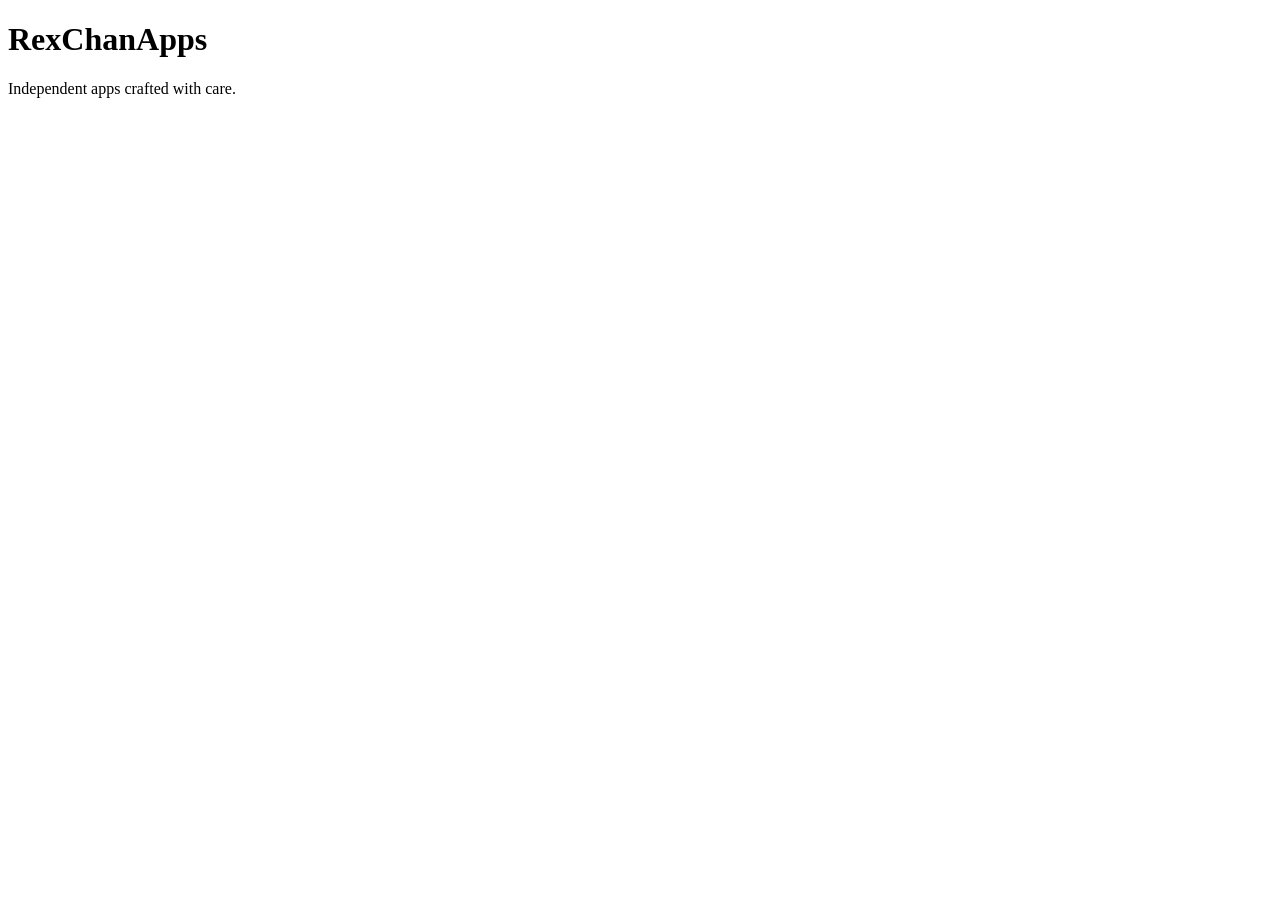
<file: index.html>
<!DOCTYPE html>
<html lang="en">
<head>
    <meta charset="UTF-8">
    <meta name="viewport" content="width=device-width, initial-scale=1.0">
    <title>RexChanApps</title>
</head>
<body>
    <h1>RexChanApps</h1>
    <p>Independent apps crafted with care.</p>
</body>
</html>
</file>
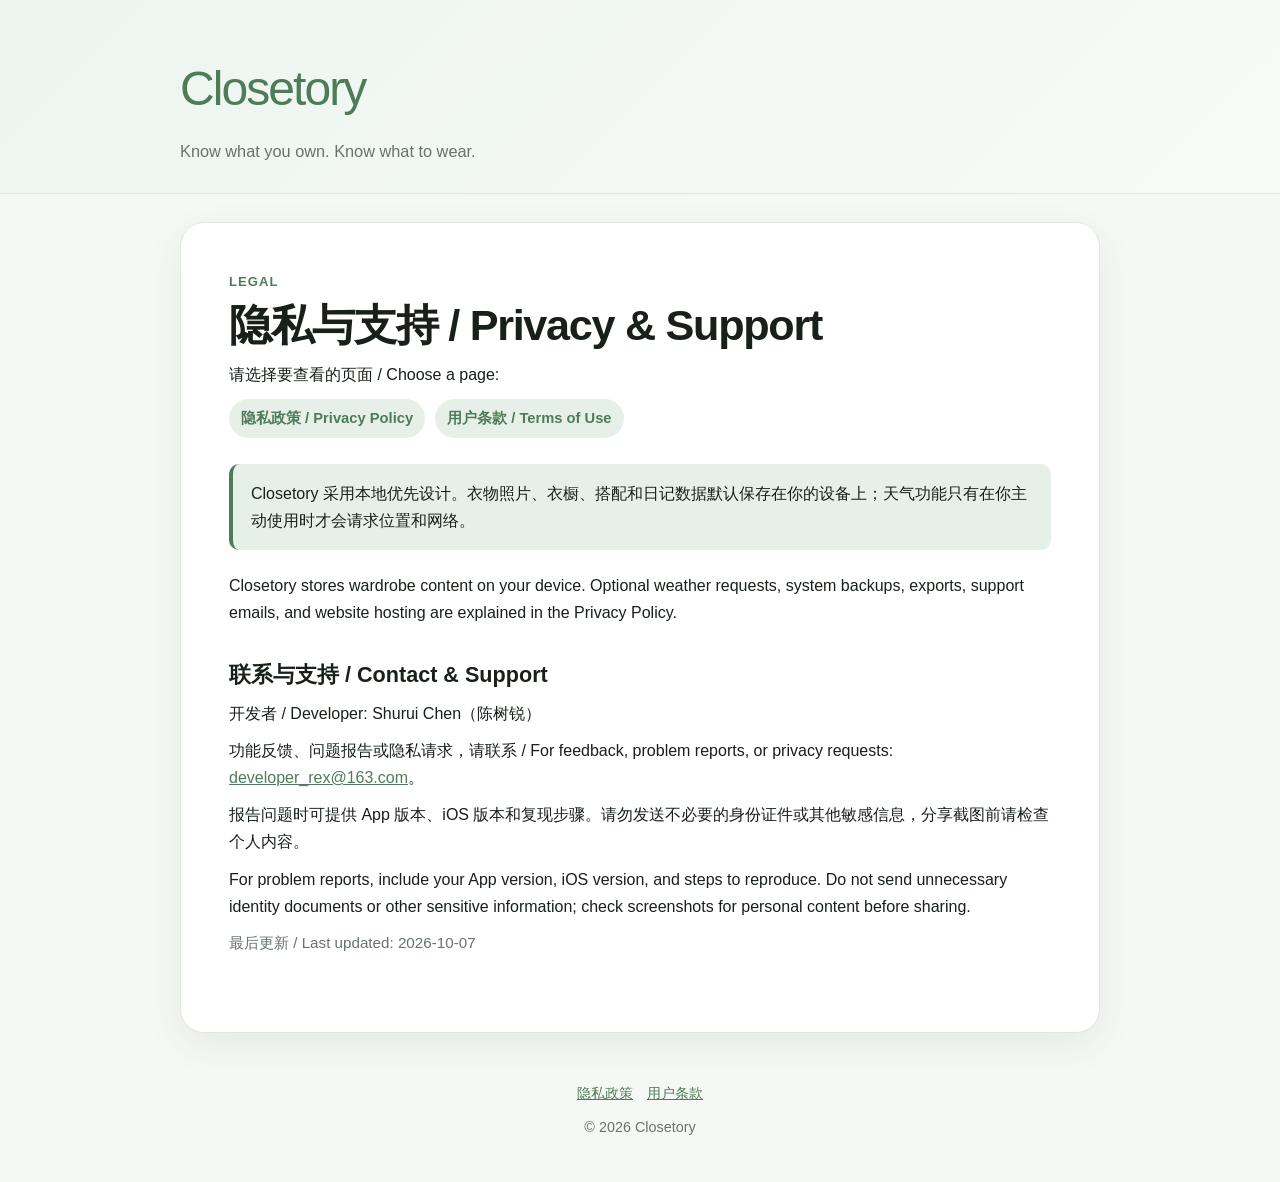
<file: closetory/index.html>
<!doctype html>
<html lang="zh-Hans">
<head>
  <meta charset="utf-8">
  <meta name="viewport" content="width=device-width, initial-scale=1">
  <meta name="description" content="Closetory privacy policy and terms of use.">
  <title>Closetory · 隐私政策与用户条款</title>
  <link rel="stylesheet" href="styles.css">
</head>
<body>
  <header class="site-header">
    <div class="header-inner">
      <p class="brand">Closetory</p>
      <p class="tagline">Know what you own. Know what to wear.</p>
    </div>
  </header>

  <main class="page">
    <article class="card">
      <p class="eyebrow">Legal</p>
      <h1>隐私与支持 / Privacy &amp; Support</h1>
      <p>请选择要查看的页面 / Choose a page:</p>
      <div class="language-nav">
        <a href="privacy-policy.html">隐私政策 / Privacy Policy</a>
        <a href="terms-of-use.html">用户条款 / Terms of Use</a>
      </div>
      <p class="notice">Closetory 采用本地优先设计。衣物照片、衣橱、搭配和日记数据默认保存在你的设备上；天气功能只有在你主动使用时才会请求位置和网络。</p>
      <p lang="en">Closetory stores wardrobe content on your device. Optional weather requests, system backups, exports, support emails, and website hosting are explained in the Privacy Policy.</p>
      <h2>联系与支持 / Contact &amp; Support</h2>
      <p>开发者 / Developer: Shurui Chen（陈树锐）</p>
      <p>功能反馈、问题报告或隐私请求，请联系 / For feedback, problem reports, or privacy requests: <a href="mailto:developer_rex@163.com">developer_rex@163.com</a>。</p>
      <p>报告问题时可提供 App 版本、iOS 版本和复现步骤。请勿发送不必要的身份证件或其他敏感信息，分享截图前请检查个人内容。</p>
      <p lang="en">For problem reports, include your App version, iOS version, and steps to reproduce. Do not send unnecessary identity documents or other sensitive information; check screenshots for personal content before sharing.</p>
      <p class="meta">最后更新 / Last updated: 2026-10-07</p>
    </article>
  </main>

  <footer class="site-footer">
    <div class="footer-links">
      <a href="privacy-policy.html">隐私政策</a>
      <a href="terms-of-use.html">用户条款</a>
    </div>
    <div>© 2026 Closetory</div>
  </footer>
</body>
</html>
</file>
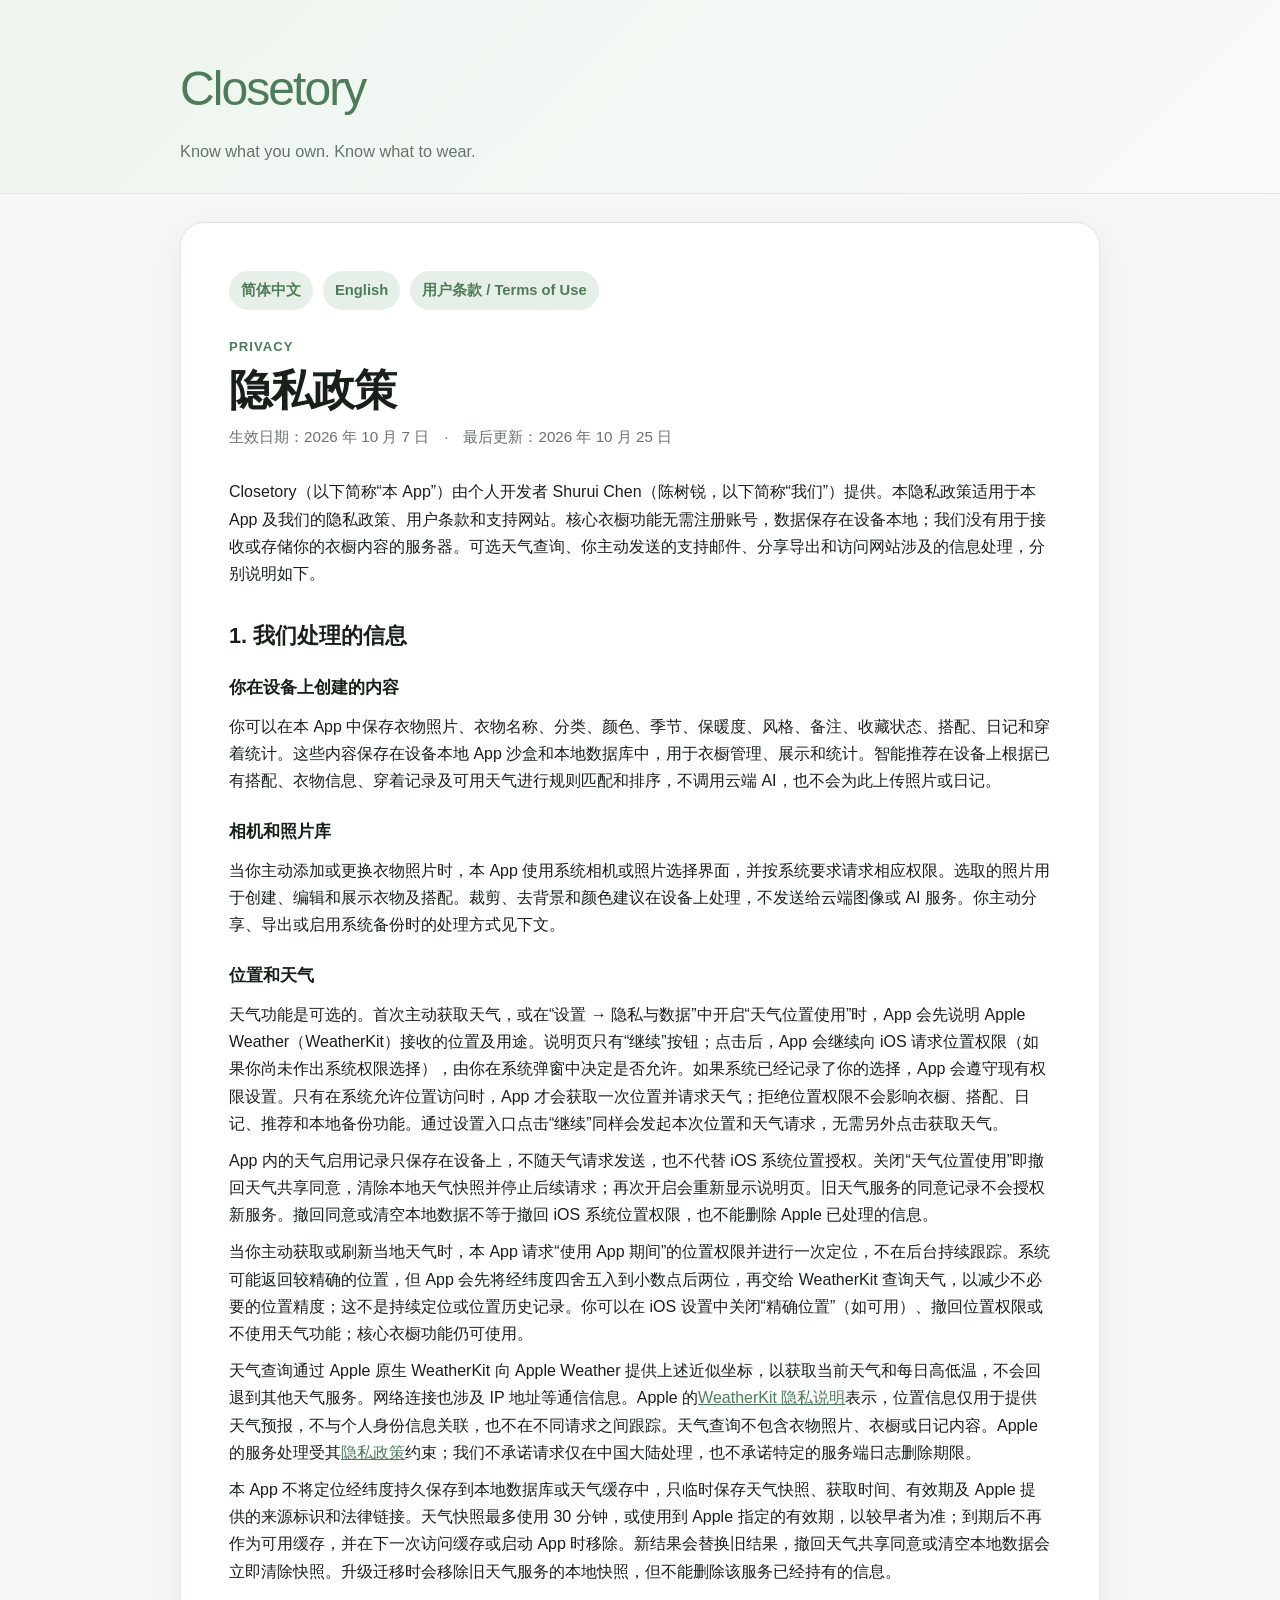
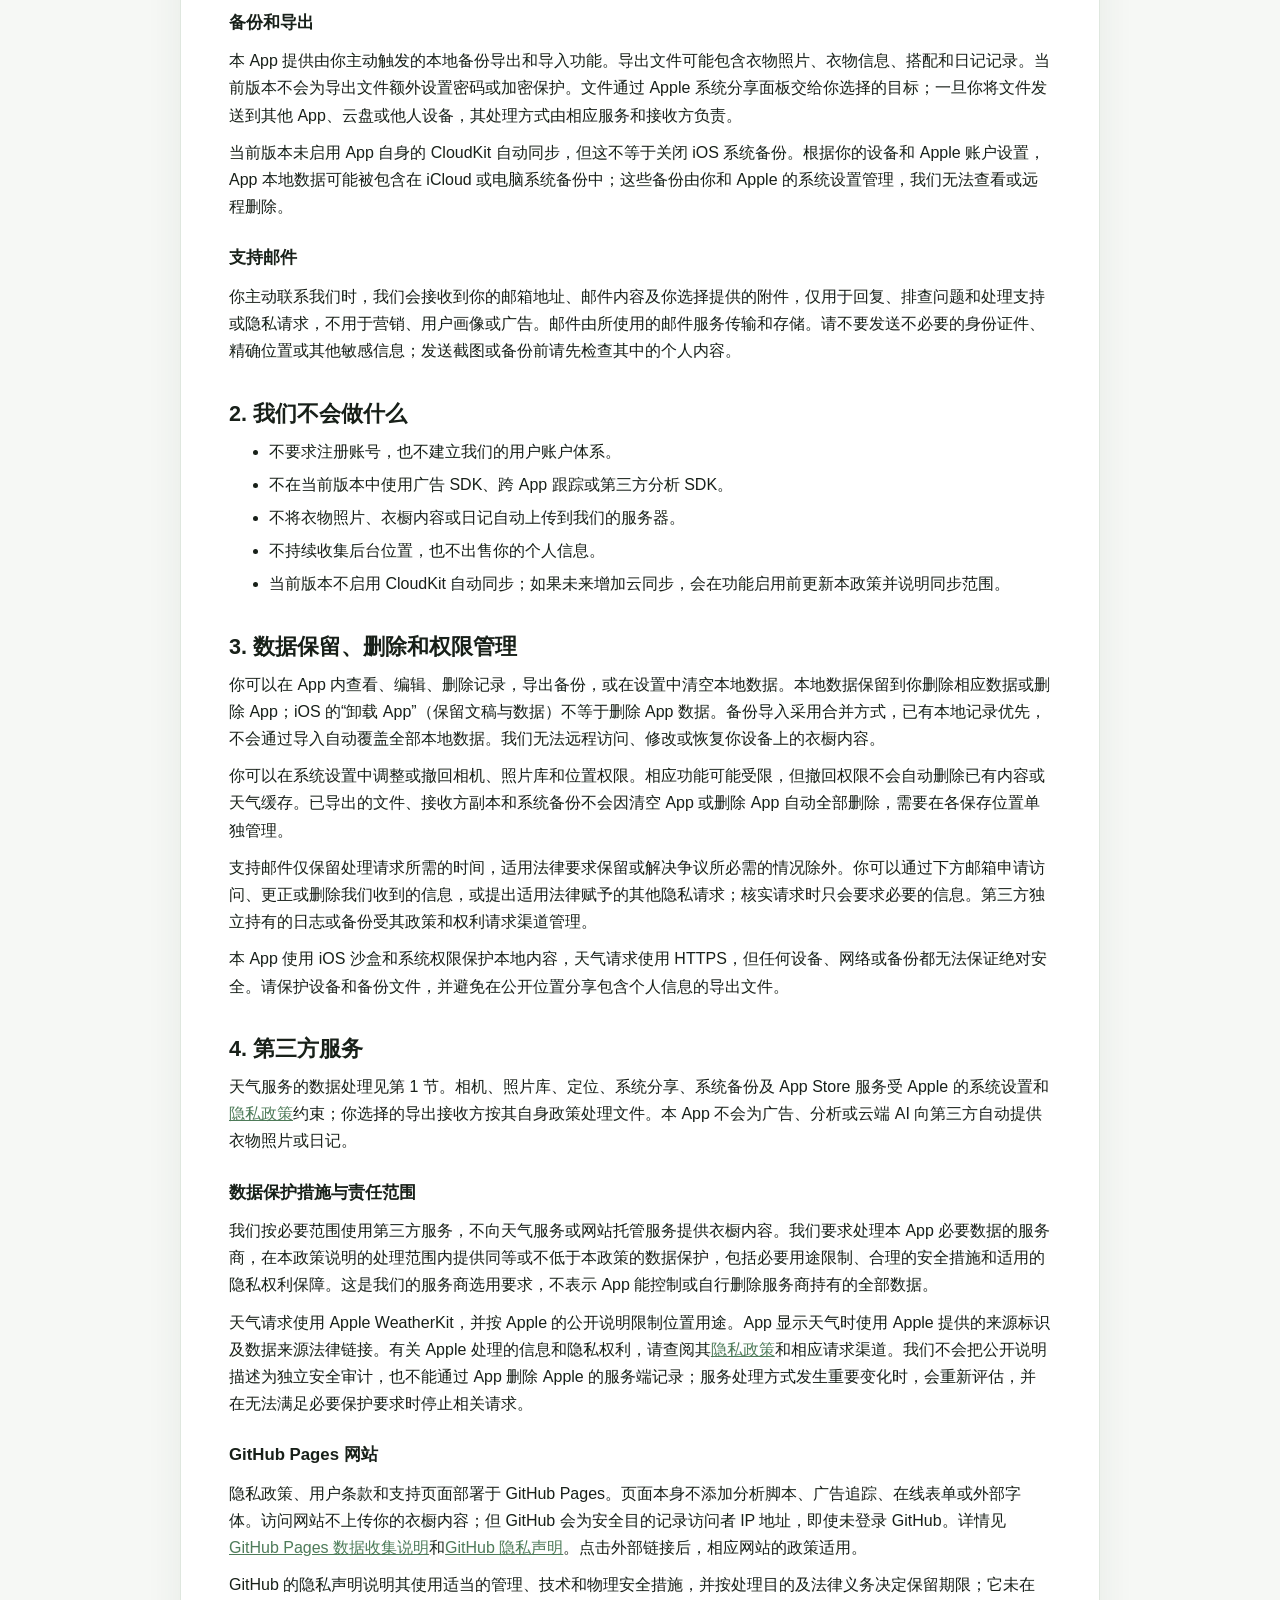
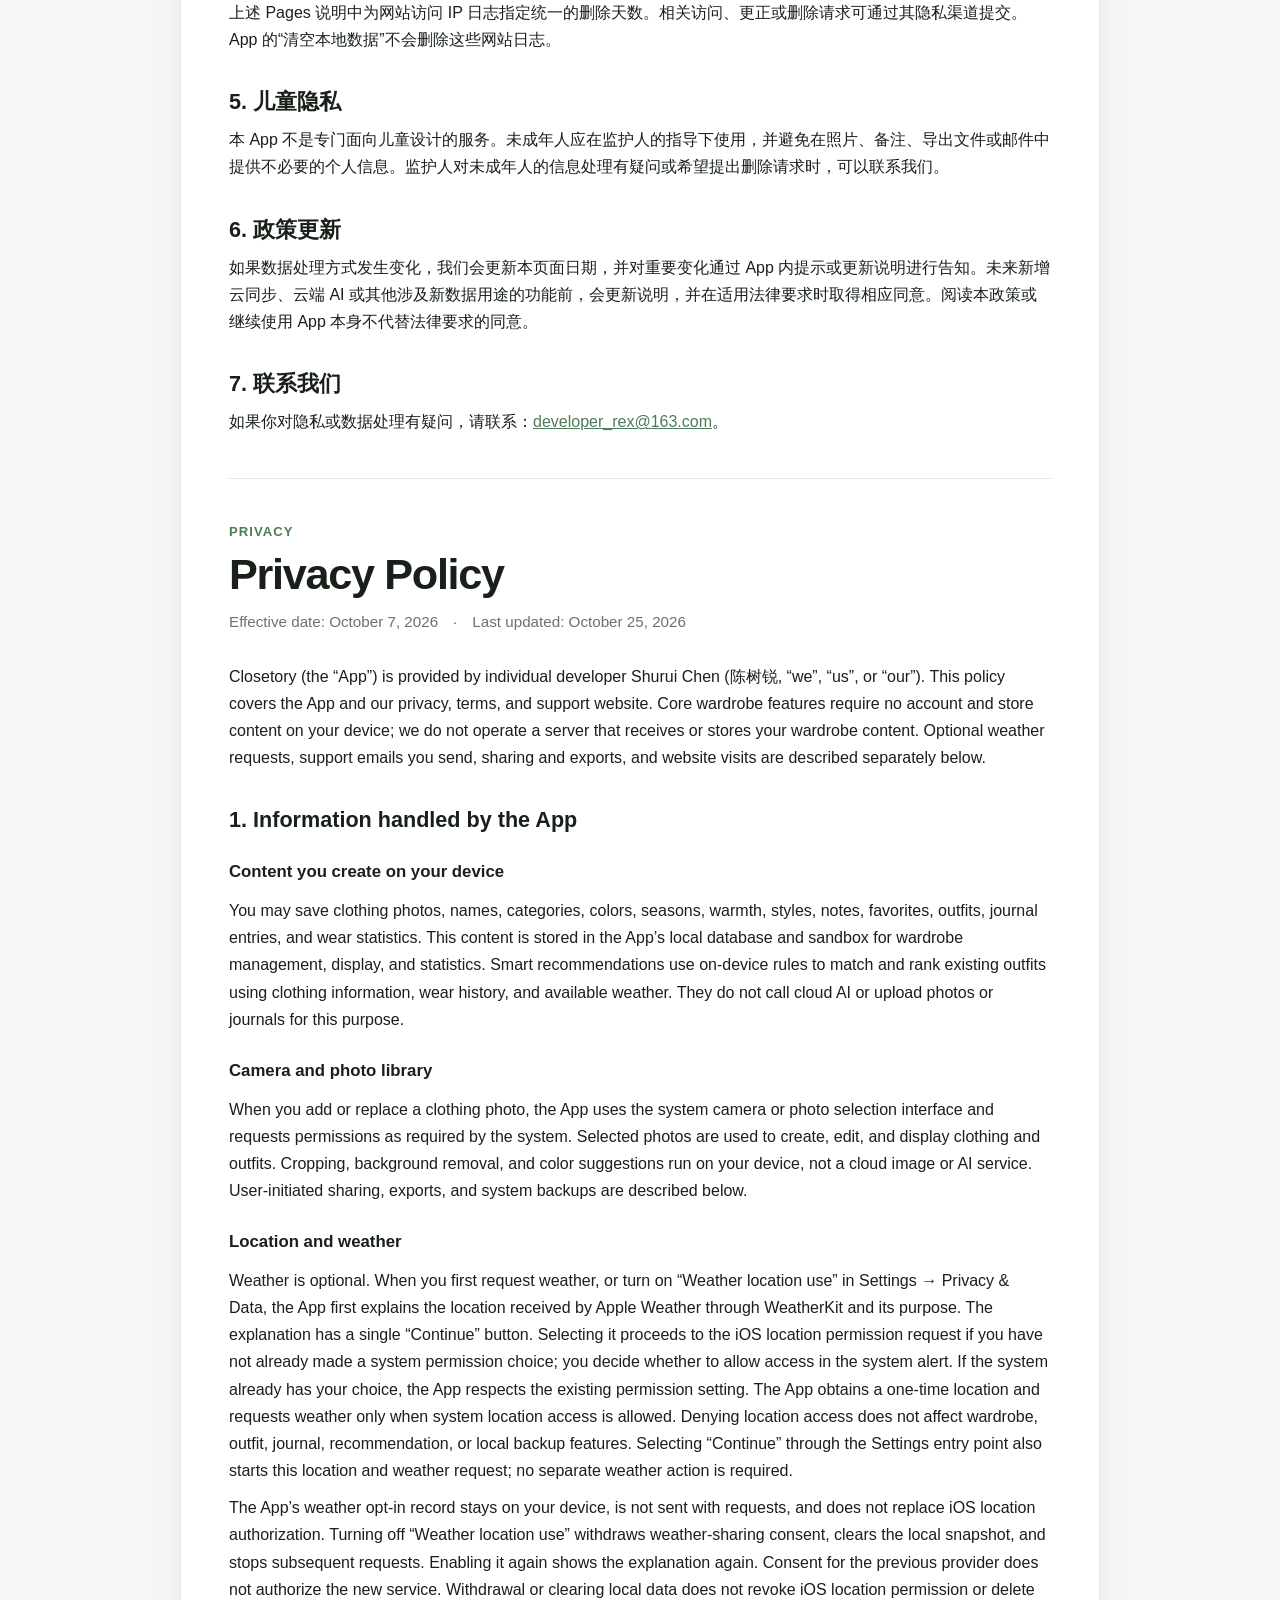
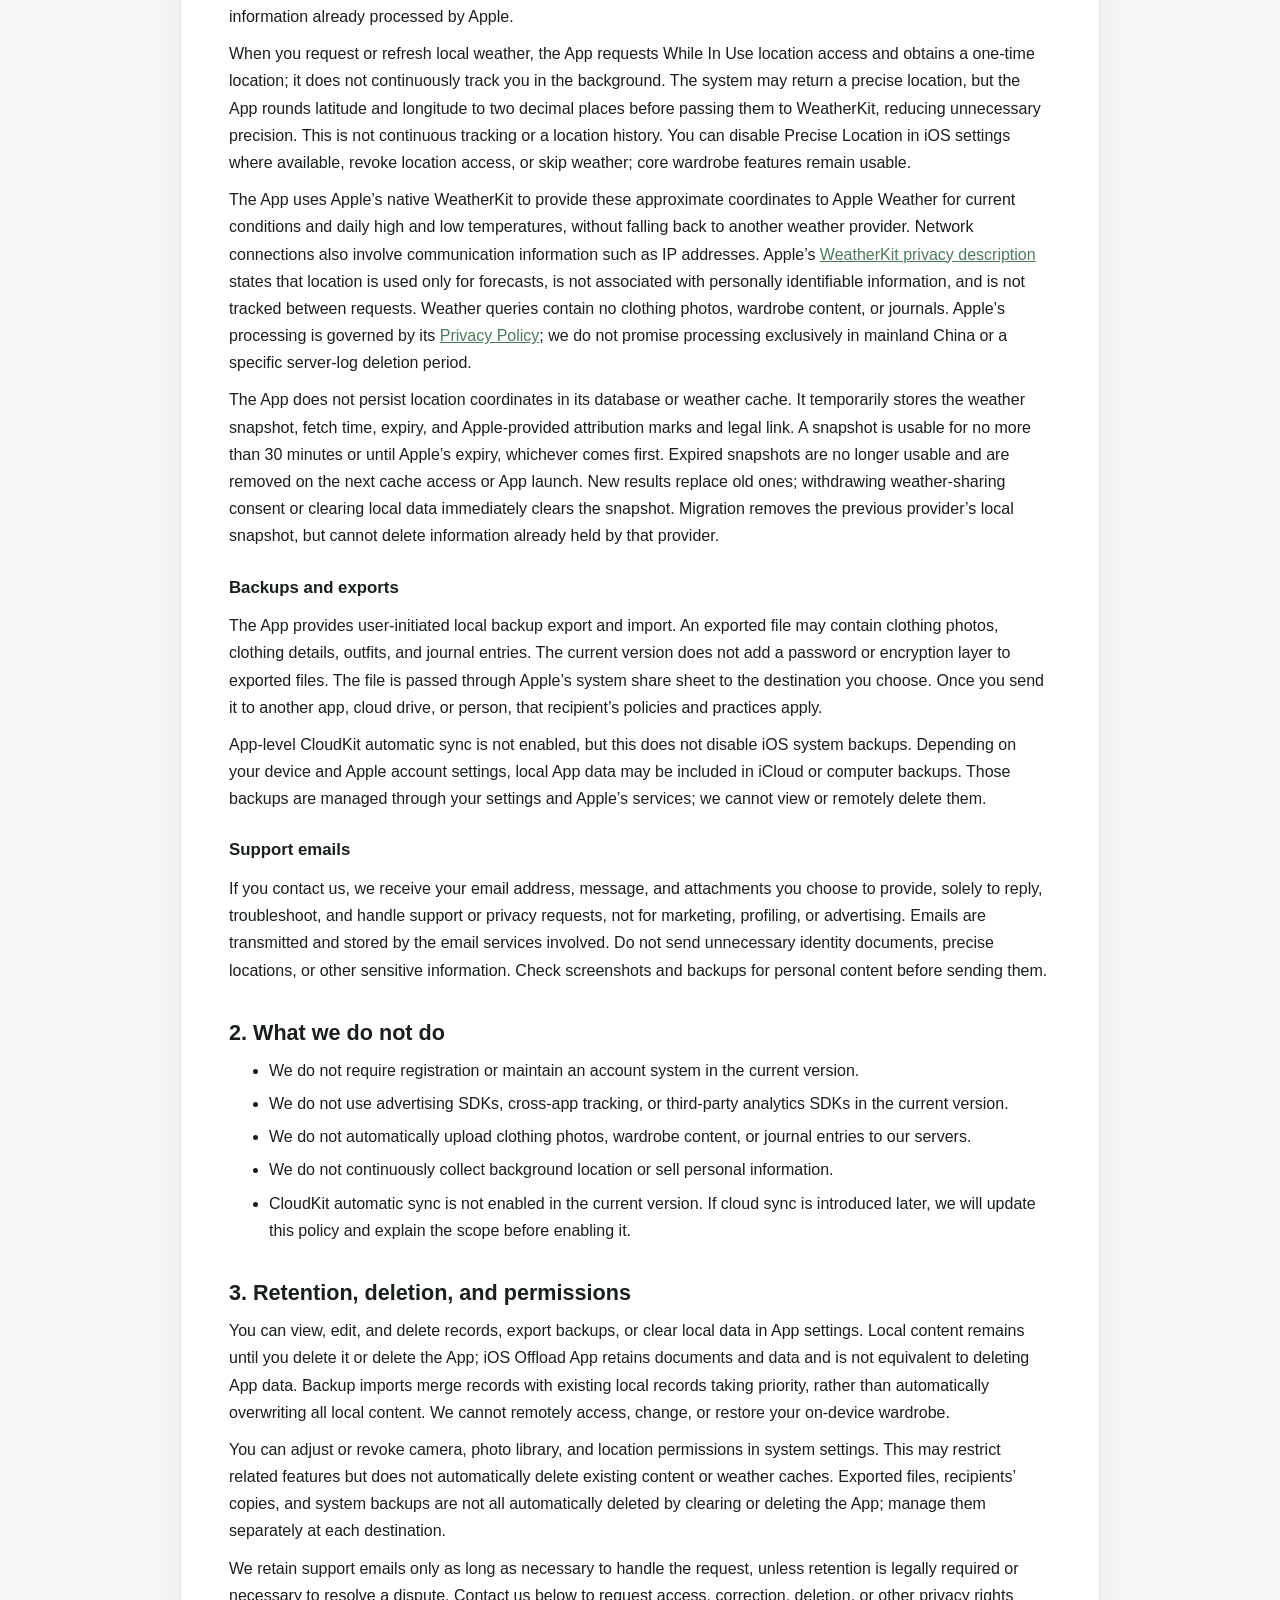
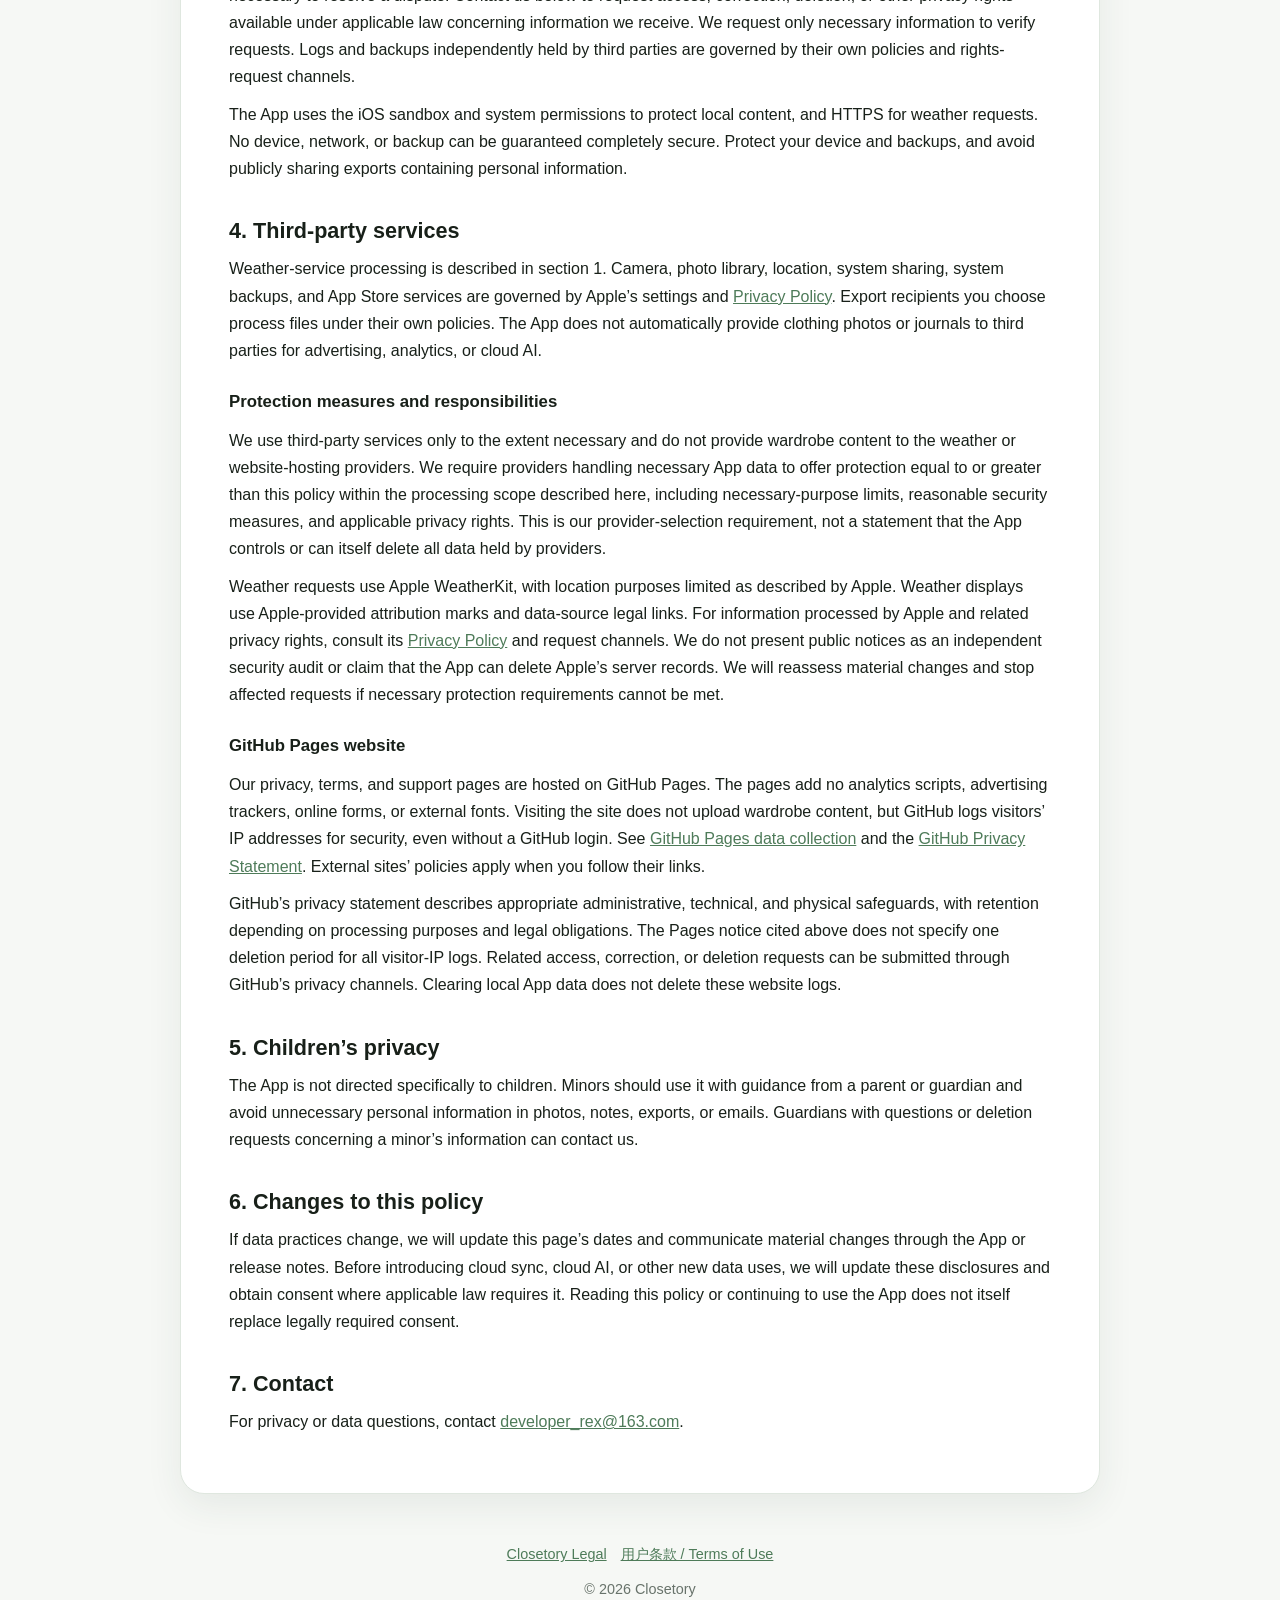
<file: closetory/privacy-policy.html>
<!doctype html>
<html lang="zh-Hans">
<head>
  <meta charset="utf-8">
  <meta name="viewport" content="width=device-width, initial-scale=1">
  <meta name="description" content="Closetory 隐私政策与 Privacy Policy.">
  <title>Closetory · 隐私政策 / Privacy Policy</title>
  <link rel="stylesheet" href="styles.css">
</head>
<body>
  <header class="site-header">
    <div class="header-inner">
      <p class="brand">Closetory</p>
      <p class="tagline">Know what you own. Know what to wear.</p>
    </div>
  </header>

  <main class="page">
    <article class="card">
      <div class="language-nav">
        <a href="#zh">简体中文</a>
        <a href="#en">English</a>
        <a href="terms-of-use.html">用户条款 / Terms of Use</a>
      </div>

      <section id="zh" lang="zh-Hans">
        <p class="eyebrow">Privacy</p>
        <h1>隐私政策</h1>
        <p class="meta">生效日期：2026 年 10 月 7 日　·　最后更新：2026 年 10 月 25 日</p>

        <p>Closetory（以下简称“本 App”）由个人开发者 Shurui Chen（陈树锐，以下简称“我们”）提供。本隐私政策适用于本 App 及我们的隐私政策、用户条款和支持网站。核心衣橱功能无需注册账号，数据保存在设备本地；我们没有用于接收或存储你的衣橱内容的服务器。可选天气查询、你主动发送的支持邮件、分享导出和访问网站涉及的信息处理，分别说明如下。</p>

        <h2>1. 我们处理的信息</h2>
        <h3>你在设备上创建的内容</h3>
        <p>你可以在本 App 中保存衣物照片、衣物名称、分类、颜色、季节、保暖度、风格、备注、收藏状态、搭配、日记和穿着统计。这些内容保存在设备本地 App 沙盒和本地数据库中，用于衣橱管理、展示和统计。智能推荐在设备上根据已有搭配、衣物信息、穿着记录及可用天气进行规则匹配和排序，不调用云端 AI，也不会为此上传照片或日记。</p>
        <h3>相机和照片库</h3>
        <p>当你主动添加或更换衣物照片时，本 App 使用系统相机或照片选择界面，并按系统要求请求相应权限。选取的照片用于创建、编辑和展示衣物及搭配。裁剪、去背景和颜色建议在设备上处理，不发送给云端图像或 AI 服务。你主动分享、导出或启用系统备份时的处理方式见下文。</p>
        <h3>位置和天气</h3>
        <p>天气功能是可选的。首次主动获取天气，或在“设置 → 隐私与数据”中开启“天气位置使用”时，App 会先说明 Apple Weather（WeatherKit）接收的位置及用途。说明页只有“继续”按钮；点击后，App 会继续向 iOS 请求位置权限（如果你尚未作出系统权限选择），由你在系统弹窗中决定是否允许。如果系统已经记录了你的选择，App 会遵守现有权限设置。只有在系统允许位置访问时，App 才会获取一次位置并请求天气；拒绝位置权限不会影响衣橱、搭配、日记、推荐和本地备份功能。通过设置入口点击“继续”同样会发起本次位置和天气请求，无需另外点击获取天气。</p>
        <p>App 内的天气启用记录只保存在设备上，不随天气请求发送，也不代替 iOS 系统位置授权。关闭“天气位置使用”即撤回天气共享同意，清除本地天气快照并停止后续请求；再次开启会重新显示说明页。旧天气服务的同意记录不会授权新服务。撤回同意或清空本地数据不等于撤回 iOS 系统位置权限，也不能删除 Apple 已处理的信息。</p>
        <p>当你主动获取或刷新当地天气时，本 App 请求“使用 App 期间”的位置权限并进行一次定位，不在后台持续跟踪。系统可能返回较精确的位置，但 App 会先将经纬度四舍五入到小数点后两位，再交给 WeatherKit 查询天气，以减少不必要的位置精度；这不是持续定位或位置历史记录。你可以在 iOS 设置中关闭“精确位置”（如可用）、撤回位置权限或不使用天气功能；核心衣橱功能仍可使用。</p>
        <p>天气查询通过 Apple 原生 WeatherKit 向 Apple Weather 提供上述近似坐标，以获取当前天气和每日高低温，不会回退到其他天气服务。网络连接也涉及 IP 地址等通信信息。Apple 的<a href="https://developer.apple.com/weatherkit/" rel="noopener noreferrer">WeatherKit 隐私说明</a>表示，位置信息仅用于提供天气预报，不与个人身份信息关联，也不在不同请求之间跟踪。天气查询不包含衣物照片、衣橱或日记内容。Apple 的服务处理受其<a href="https://www.apple.com/legal/privacy/" rel="noopener noreferrer">隐私政策</a>约束；我们不承诺请求仅在中国大陆处理，也不承诺特定的服务端日志删除期限。</p>
        <p>本 App 不将定位经纬度持久保存到本地数据库或天气缓存中，只临时保存天气快照、获取时间、有效期及 Apple 提供的来源标识和法律链接。天气快照最多使用 30 分钟，或使用到 Apple 指定的有效期，以较早者为准；到期后不再作为可用缓存，并在下一次访问缓存或启动 App 时移除。新结果会替换旧结果，撤回天气共享同意或清空本地数据会立即清除快照。升级迁移时会移除旧天气服务的本地快照，但不能删除该服务已经持有的信息。</p>
        <h3>备份和导出</h3>
        <p>本 App 提供由你主动触发的本地备份导出和导入功能。导出文件可能包含衣物照片、衣物信息、搭配和日记记录。当前版本不会为导出文件额外设置密码或加密保护。文件通过 Apple 系统分享面板交给你选择的目标；一旦你将文件发送到其他 App、云盘或他人设备，其处理方式由相应服务和接收方负责。</p>
        <p>当前版本未启用 App 自身的 CloudKit 自动同步，但这不等于关闭 iOS 系统备份。根据你的设备和 Apple 账户设置，App 本地数据可能被包含在 iCloud 或电脑系统备份中；这些备份由你和 Apple 的系统设置管理，我们无法查看或远程删除。</p>
        <h3>支持邮件</h3>
        <p>你主动联系我们时，我们会接收到你的邮箱地址、邮件内容及你选择提供的附件，仅用于回复、排查问题和处理支持或隐私请求，不用于营销、用户画像或广告。邮件由所使用的邮件服务传输和存储。请不要发送不必要的身份证件、精确位置或其他敏感信息；发送截图或备份前请先检查其中的个人内容。</p>

        <h2>2. 我们不会做什么</h2>
        <ul>
          <li>不要求注册账号，也不建立我们的用户账户体系。</li>
          <li>不在当前版本中使用广告 SDK、跨 App 跟踪或第三方分析 SDK。</li>
          <li>不将衣物照片、衣橱内容或日记自动上传到我们的服务器。</li>
          <li>不持续收集后台位置，也不出售你的个人信息。</li>
          <li>当前版本不启用 CloudKit 自动同步；如果未来增加云同步，会在功能启用前更新本政策并说明同步范围。</li>
        </ul>

        <h2>3. 数据保留、删除和权限管理</h2>
        <p>你可以在 App 内查看、编辑、删除记录，导出备份，或在设置中清空本地数据。本地数据保留到你删除相应数据或删除 App；iOS 的“卸载 App”（保留文稿与数据）不等于删除 App 数据。备份导入采用合并方式，已有本地记录优先，不会通过导入自动覆盖全部本地数据。我们无法远程访问、修改或恢复你设备上的衣橱内容。</p>
        <p>你可以在系统设置中调整或撤回相机、照片库和位置权限。相应功能可能受限，但撤回权限不会自动删除已有内容或天气缓存。已导出的文件、接收方副本和系统备份不会因清空 App 或删除 App 自动全部删除，需要在各保存位置单独管理。</p>
        <p>支持邮件仅保留处理请求所需的时间，适用法律要求保留或解决争议所必需的情况除外。你可以通过下方邮箱申请访问、更正或删除我们收到的信息，或提出适用法律赋予的其他隐私请求；核实请求时只会要求必要的信息。第三方独立持有的日志或备份受其政策和权利请求渠道管理。</p>
        <p>本 App 使用 iOS 沙盒和系统权限保护本地内容，天气请求使用 HTTPS，但任何设备、网络或备份都无法保证绝对安全。请保护设备和备份文件，并避免在公开位置分享包含个人信息的导出文件。</p>

        <h2>4. 第三方服务</h2>
        <p>天气服务的数据处理见第 1 节。相机、照片库、定位、系统分享、系统备份及 App Store 服务受 Apple 的系统设置和<a href="https://www.apple.com/legal/privacy/" rel="noopener noreferrer">隐私政策</a>约束；你选择的导出接收方按其自身政策处理文件。本 App 不会为广告、分析或云端 AI 向第三方自动提供衣物照片或日记。</p>
        <h3>数据保护措施与责任范围</h3>
        <p>我们按必要范围使用第三方服务，不向天气服务或网站托管服务提供衣橱内容。我们要求处理本 App 必要数据的服务商，在本政策说明的处理范围内提供同等或不低于本政策的数据保护，包括必要用途限制、合理的安全措施和适用的隐私权利保障。这是我们的服务商选用要求，不表示 App 能控制或自行删除服务商持有的全部数据。</p>
        <p>天气请求使用 Apple WeatherKit，并按 Apple 的公开说明限制位置用途。App 显示天气时使用 Apple 提供的来源标识及数据来源法律链接。有关 Apple 处理的信息和隐私权利，请查阅其<a href="https://www.apple.com/legal/privacy/" rel="noopener noreferrer">隐私政策</a>和相应请求渠道。我们不会把公开说明描述为独立安全审计，也不能通过 App 删除 Apple 的服务端记录；服务处理方式发生重要变化时，会重新评估，并在无法满足必要保护要求时停止相关请求。</p>
        <h3>GitHub Pages 网站</h3>
        <p>隐私政策、用户条款和支持页面部署于 GitHub Pages。页面本身不添加分析脚本、广告追踪、在线表单或外部字体。访问网站不上传你的衣橱内容；但 GitHub 会为安全目的记录访问者 IP 地址，即使未登录 GitHub。详情见<a href="https://docs.github.com/en/pages/getting-started-with-github-pages/what-is-github-pages#data-collection" rel="noopener noreferrer">GitHub Pages 数据收集说明</a>和<a href="https://docs.github.com/en/site-policy/privacy-policies/github-general-privacy-statement" rel="noopener noreferrer">GitHub 隐私声明</a>。点击外部链接后，相应网站的政策适用。</p>
        <p>GitHub 的隐私声明说明其使用适当的管理、技术和物理安全措施，并按处理目的及法律义务决定保留期限；它未在上述 Pages 说明中为网站访问 IP 日志指定统一的删除天数。相关访问、更正或删除请求可通过其隐私渠道提交。App 的“清空本地数据”不会删除这些网站日志。</p>

        <h2>5. 儿童隐私</h2>
        <p>本 App 不是专门面向儿童设计的服务。未成年人应在监护人的指导下使用，并避免在照片、备注、导出文件或邮件中提供不必要的个人信息。监护人对未成年人的信息处理有疑问或希望提出删除请求时，可以联系我们。</p>

        <h2>6. 政策更新</h2>
        <p>如果数据处理方式发生变化，我们会更新本页面日期，并对重要变化通过 App 内提示或更新说明进行告知。未来新增云同步、云端 AI 或其他涉及新数据用途的功能前，会更新说明，并在适用法律要求时取得相应同意。阅读本政策或继续使用 App 本身不代替法律要求的同意。</p>

        <h2>7. 联系我们</h2>
        <p>如果你对隐私或数据处理有疑问，请联系：<a href="mailto:developer_rex@163.com">developer_rex@163.com</a>。</p>
      </section>

      <hr>

      <section id="en" lang="en">
        <p class="eyebrow">Privacy</p>
        <h1>Privacy Policy</h1>
        <p class="meta">Effective date: October 7, 2026　·　Last updated: October 25, 2026</p>

        <p>Closetory (the “App”) is provided by individual developer Shurui Chen (陈树锐, “we”, “us”, or “our”). This policy covers the App and our privacy, terms, and support website. Core wardrobe features require no account and store content on your device; we do not operate a server that receives or stores your wardrobe content. Optional weather requests, support emails you send, sharing and exports, and website visits are described separately below.</p>

        <h2>1. Information handled by the App</h2>
        <h3>Content you create on your device</h3>
        <p>You may save clothing photos, names, categories, colors, seasons, warmth, styles, notes, favorites, outfits, journal entries, and wear statistics. This content is stored in the App’s local database and sandbox for wardrobe management, display, and statistics. Smart recommendations use on-device rules to match and rank existing outfits using clothing information, wear history, and available weather. They do not call cloud AI or upload photos or journals for this purpose.</p>
        <h3>Camera and photo library</h3>
        <p>When you add or replace a clothing photo, the App uses the system camera or photo selection interface and requests permissions as required by the system. Selected photos are used to create, edit, and display clothing and outfits. Cropping, background removal, and color suggestions run on your device, not a cloud image or AI service. User-initiated sharing, exports, and system backups are described below.</p>
        <h3>Location and weather</h3>
        <p>Weather is optional. When you first request weather, or turn on “Weather location use” in Settings → Privacy &amp; Data, the App first explains the location received by Apple Weather through WeatherKit and its purpose. The explanation has a single “Continue” button. Selecting it proceeds to the iOS location permission request if you have not already made a system permission choice; you decide whether to allow access in the system alert. If the system already has your choice, the App respects the existing permission setting. The App obtains a one-time location and requests weather only when system location access is allowed. Denying location access does not affect wardrobe, outfit, journal, recommendation, or local backup features. Selecting “Continue” through the Settings entry point also starts this location and weather request; no separate weather action is required.</p>
        <p>The App’s weather opt-in record stays on your device, is not sent with requests, and does not replace iOS location authorization. Turning off “Weather location use” withdraws weather-sharing consent, clears the local snapshot, and stops subsequent requests. Enabling it again shows the explanation again. Consent for the previous provider does not authorize the new service. Withdrawal or clearing local data does not revoke iOS location permission or delete information already processed by Apple.</p>
        <p>When you request or refresh local weather, the App requests While In Use location access and obtains a one-time location; it does not continuously track you in the background. The system may return a precise location, but the App rounds latitude and longitude to two decimal places before passing them to WeatherKit, reducing unnecessary precision. This is not continuous tracking or a location history. You can disable Precise Location in iOS settings where available, revoke location access, or skip weather; core wardrobe features remain usable.</p>
        <p>The App uses Apple’s native WeatherKit to provide these approximate coordinates to Apple Weather for current conditions and daily high and low temperatures, without falling back to another weather provider. Network connections also involve communication information such as IP addresses. Apple’s <a href="https://developer.apple.com/weatherkit/" rel="noopener noreferrer">WeatherKit privacy description</a> states that location is used only for forecasts, is not associated with personally identifiable information, and is not tracked between requests. Weather queries contain no clothing photos, wardrobe content, or journals. Apple’s processing is governed by its <a href="https://www.apple.com/legal/privacy/" rel="noopener noreferrer">Privacy Policy</a>; we do not promise processing exclusively in mainland China or a specific server-log deletion period.</p>
        <p>The App does not persist location coordinates in its database or weather cache. It temporarily stores the weather snapshot, fetch time, expiry, and Apple-provided attribution marks and legal link. A snapshot is usable for no more than 30 minutes or until Apple’s expiry, whichever comes first. Expired snapshots are no longer usable and are removed on the next cache access or App launch. New results replace old ones; withdrawing weather-sharing consent or clearing local data immediately clears the snapshot. Migration removes the previous provider’s local snapshot, but cannot delete information already held by that provider.</p>
        <h3>Backups and exports</h3>
        <p>The App provides user-initiated local backup export and import. An exported file may contain clothing photos, clothing details, outfits, and journal entries. The current version does not add a password or encryption layer to exported files. The file is passed through Apple’s system share sheet to the destination you choose. Once you send it to another app, cloud drive, or person, that recipient’s policies and practices apply.</p>
        <p>App-level CloudKit automatic sync is not enabled, but this does not disable iOS system backups. Depending on your device and Apple account settings, local App data may be included in iCloud or computer backups. Those backups are managed through your settings and Apple’s services; we cannot view or remotely delete them.</p>
        <h3>Support emails</h3>
        <p>If you contact us, we receive your email address, message, and attachments you choose to provide, solely to reply, troubleshoot, and handle support or privacy requests, not for marketing, profiling, or advertising. Emails are transmitted and stored by the email services involved. Do not send unnecessary identity documents, precise locations, or other sensitive information. Check screenshots and backups for personal content before sending them.</p>

        <h2>2. What we do not do</h2>
        <ul>
          <li>We do not require registration or maintain an account system in the current version.</li>
          <li>We do not use advertising SDKs, cross-app tracking, or third-party analytics SDKs in the current version.</li>
          <li>We do not automatically upload clothing photos, wardrobe content, or journal entries to our servers.</li>
          <li>We do not continuously collect background location or sell personal information.</li>
          <li>CloudKit automatic sync is not enabled in the current version. If cloud sync is introduced later, we will update this policy and explain the scope before enabling it.</li>
        </ul>

        <h2>3. Retention, deletion, and permissions</h2>
        <p>You can view, edit, and delete records, export backups, or clear local data in App settings. Local content remains until you delete it or delete the App; iOS Offload App retains documents and data and is not equivalent to deleting App data. Backup imports merge records with existing local records taking priority, rather than automatically overwriting all local content. We cannot remotely access, change, or restore your on-device wardrobe.</p>
        <p>You can adjust or revoke camera, photo library, and location permissions in system settings. This may restrict related features but does not automatically delete existing content or weather caches. Exported files, recipients’ copies, and system backups are not all automatically deleted by clearing or deleting the App; manage them separately at each destination.</p>
        <p>We retain support emails only as long as necessary to handle the request, unless retention is legally required or necessary to resolve a dispute. Contact us below to request access, correction, deletion, or other privacy rights available under applicable law concerning information we receive. We request only necessary information to verify requests. Logs and backups independently held by third parties are governed by their own policies and rights-request channels.</p>
        <p>The App uses the iOS sandbox and system permissions to protect local content, and HTTPS for weather requests. No device, network, or backup can be guaranteed completely secure. Protect your device and backups, and avoid publicly sharing exports containing personal information.</p>

        <h2>4. Third-party services</h2>
        <p>Weather-service processing is described in section 1. Camera, photo library, location, system sharing, system backups, and App Store services are governed by Apple’s settings and <a href="https://www.apple.com/legal/privacy/" rel="noopener noreferrer">Privacy Policy</a>. Export recipients you choose process files under their own policies. The App does not automatically provide clothing photos or journals to third parties for advertising, analytics, or cloud AI.</p>
        <h3>Protection measures and responsibilities</h3>
        <p>We use third-party services only to the extent necessary and do not provide wardrobe content to the weather or website-hosting providers. We require providers handling necessary App data to offer protection equal to or greater than this policy within the processing scope described here, including necessary-purpose limits, reasonable security measures, and applicable privacy rights. This is our provider-selection requirement, not a statement that the App controls or can itself delete all data held by providers.</p>
        <p>Weather requests use Apple WeatherKit, with location purposes limited as described by Apple. Weather displays use Apple-provided attribution marks and data-source legal links. For information processed by Apple and related privacy rights, consult its <a href="https://www.apple.com/legal/privacy/" rel="noopener noreferrer">Privacy Policy</a> and request channels. We do not present public notices as an independent security audit or claim that the App can delete Apple’s server records. We will reassess material changes and stop affected requests if necessary protection requirements cannot be met.</p>
        <h3>GitHub Pages website</h3>
        <p>Our privacy, terms, and support pages are hosted on GitHub Pages. The pages add no analytics scripts, advertising trackers, online forms, or external fonts. Visiting the site does not upload wardrobe content, but GitHub logs visitors’ IP addresses for security, even without a GitHub login. See <a href="https://docs.github.com/en/pages/getting-started-with-github-pages/what-is-github-pages#data-collection" rel="noopener noreferrer">GitHub Pages data collection</a> and the <a href="https://docs.github.com/en/site-policy/privacy-policies/github-general-privacy-statement" rel="noopener noreferrer">GitHub Privacy Statement</a>. External sites’ policies apply when you follow their links.</p>
        <p>GitHub’s privacy statement describes appropriate administrative, technical, and physical safeguards, with retention depending on processing purposes and legal obligations. The Pages notice cited above does not specify one deletion period for all visitor-IP logs. Related access, correction, or deletion requests can be submitted through GitHub’s privacy channels. Clearing local App data does not delete these website logs.</p>

        <h2>5. Children’s privacy</h2>
        <p>The App is not directed specifically to children. Minors should use it with guidance from a parent or guardian and avoid unnecessary personal information in photos, notes, exports, or emails. Guardians with questions or deletion requests concerning a minor’s information can contact us.</p>

        <h2>6. Changes to this policy</h2>
        <p>If data practices change, we will update this page’s dates and communicate material changes through the App or release notes. Before introducing cloud sync, cloud AI, or other new data uses, we will update these disclosures and obtain consent where applicable law requires it. Reading this policy or continuing to use the App does not itself replace legally required consent.</p>

        <h2>7. Contact</h2>
        <p>For privacy or data questions, contact <a href="mailto:developer_rex@163.com">developer_rex@163.com</a>.</p>
      </section>
    </article>
  </main>

  <footer class="site-footer">
    <div class="footer-links">
      <a href="index.html">Closetory Legal</a>
      <a href="terms-of-use.html">用户条款 / Terms of Use</a>
    </div>
    <div>© 2026 Closetory</div>
  </footer>
</body>
</html>
</file>
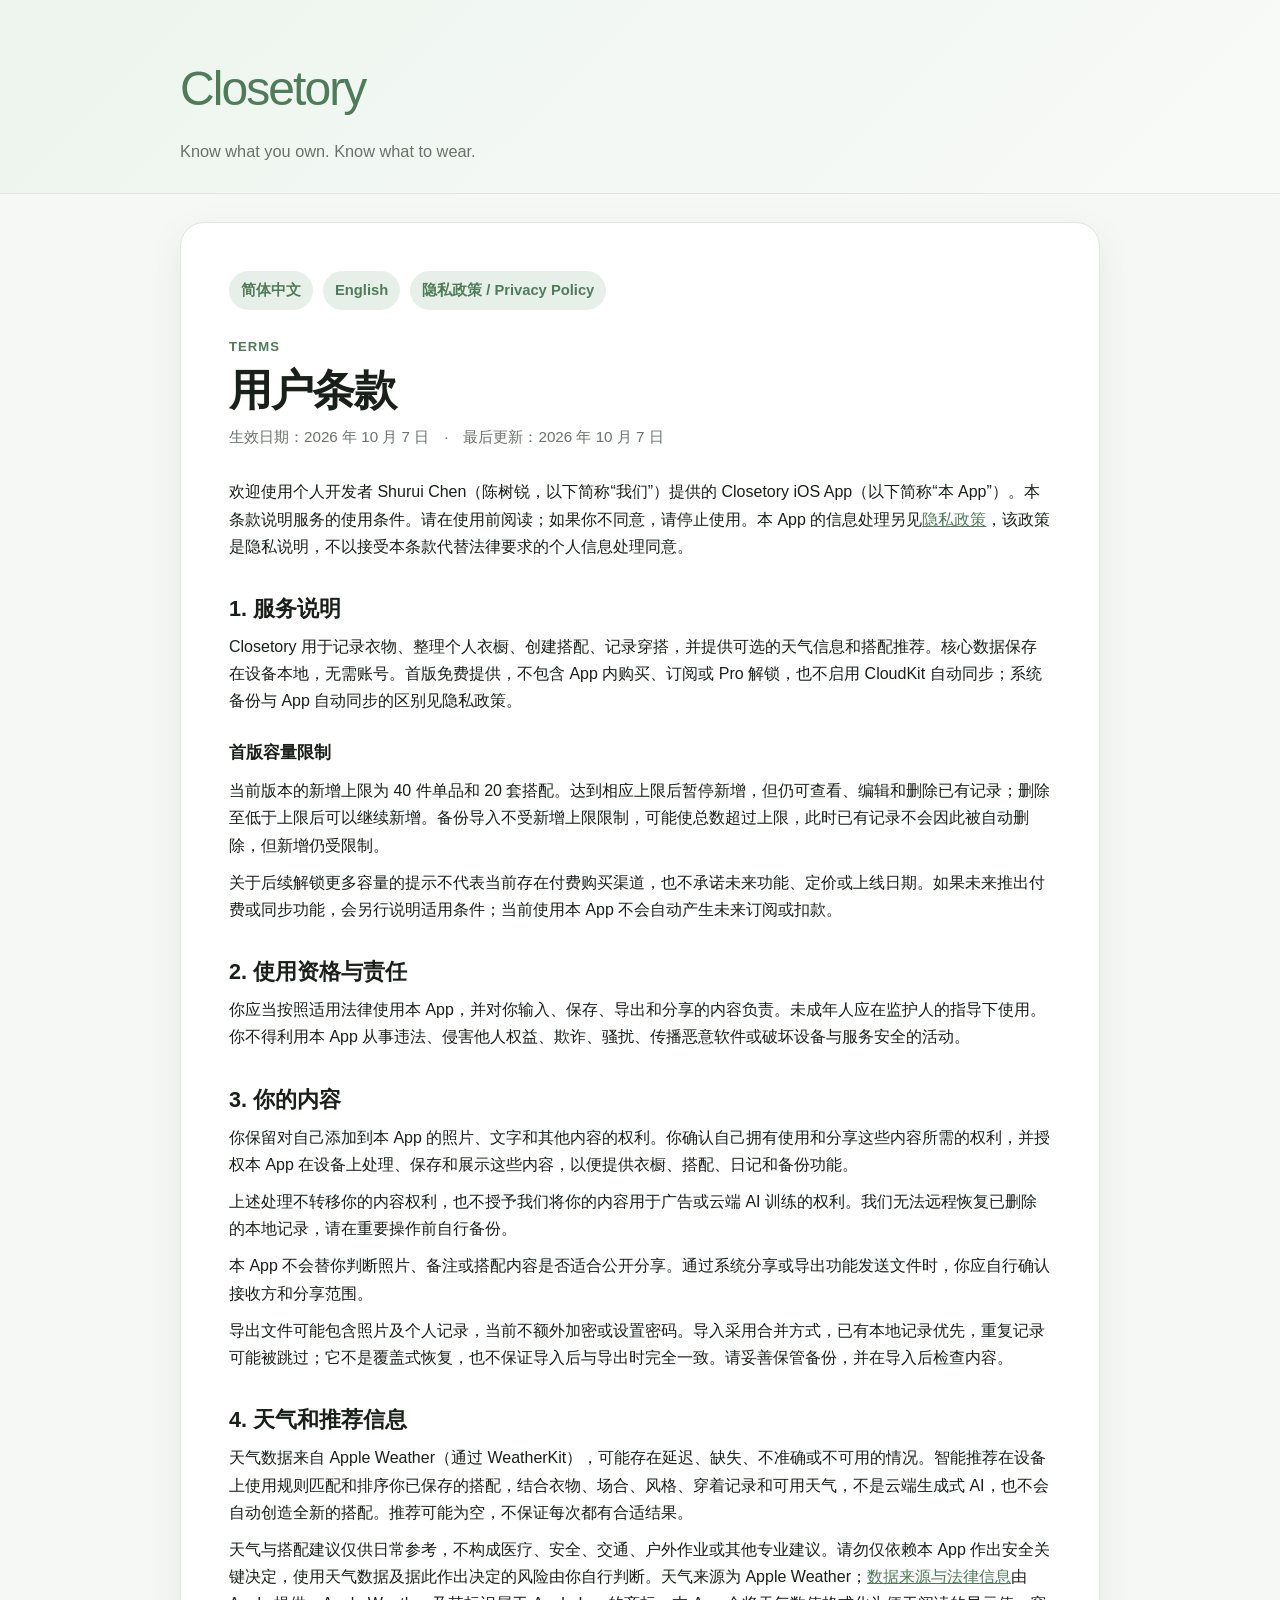
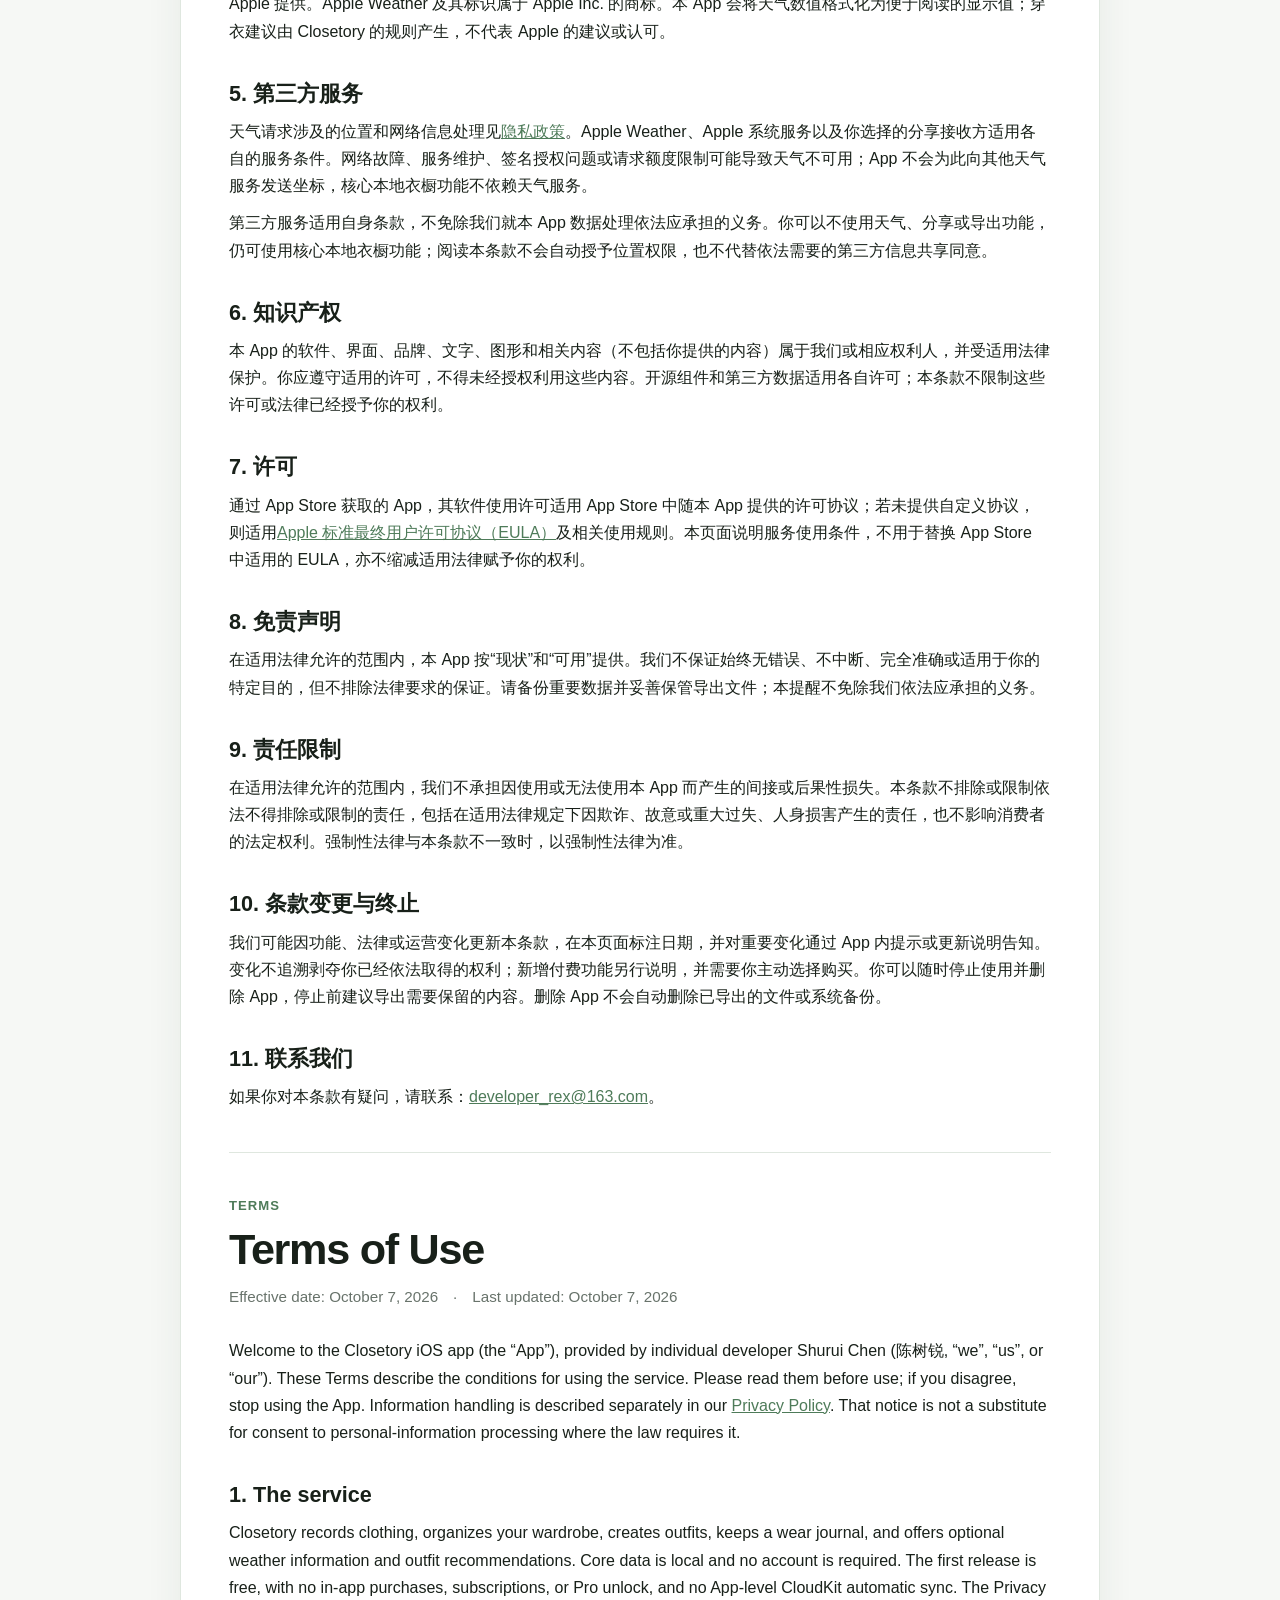
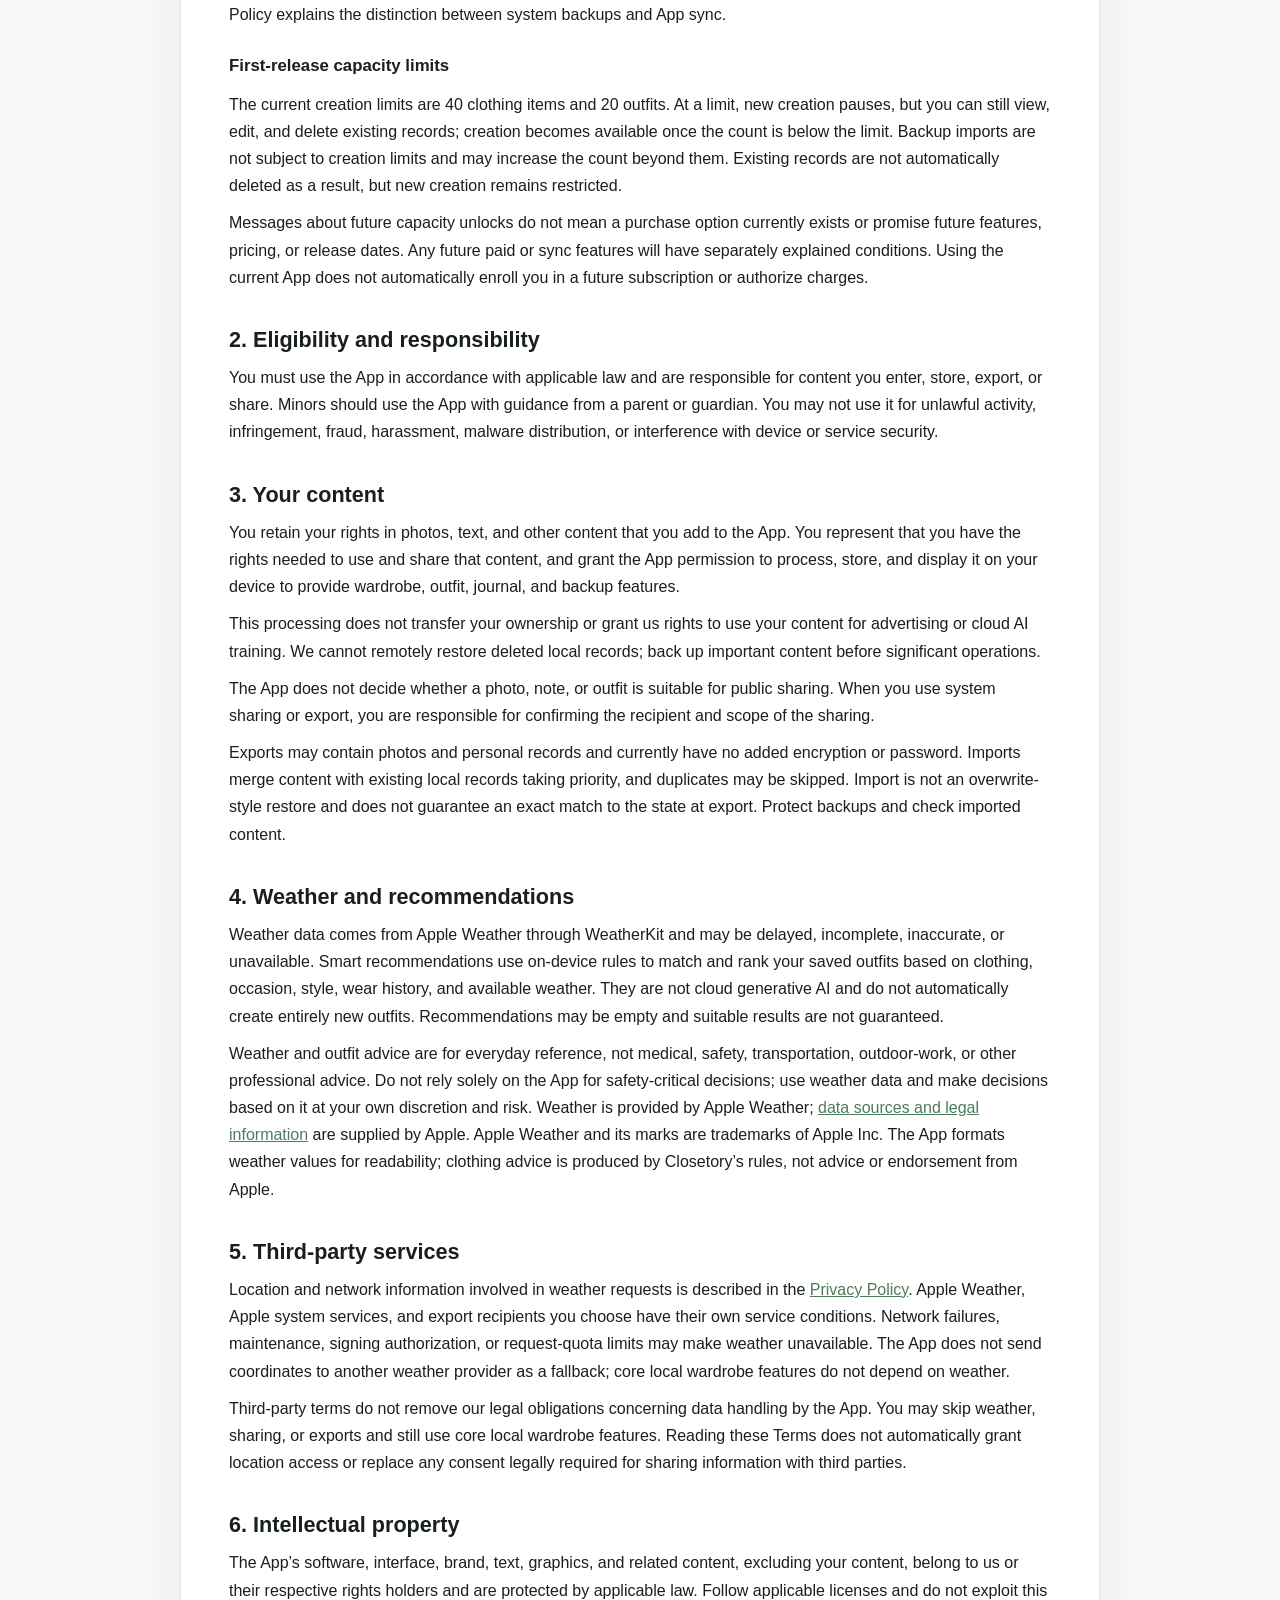
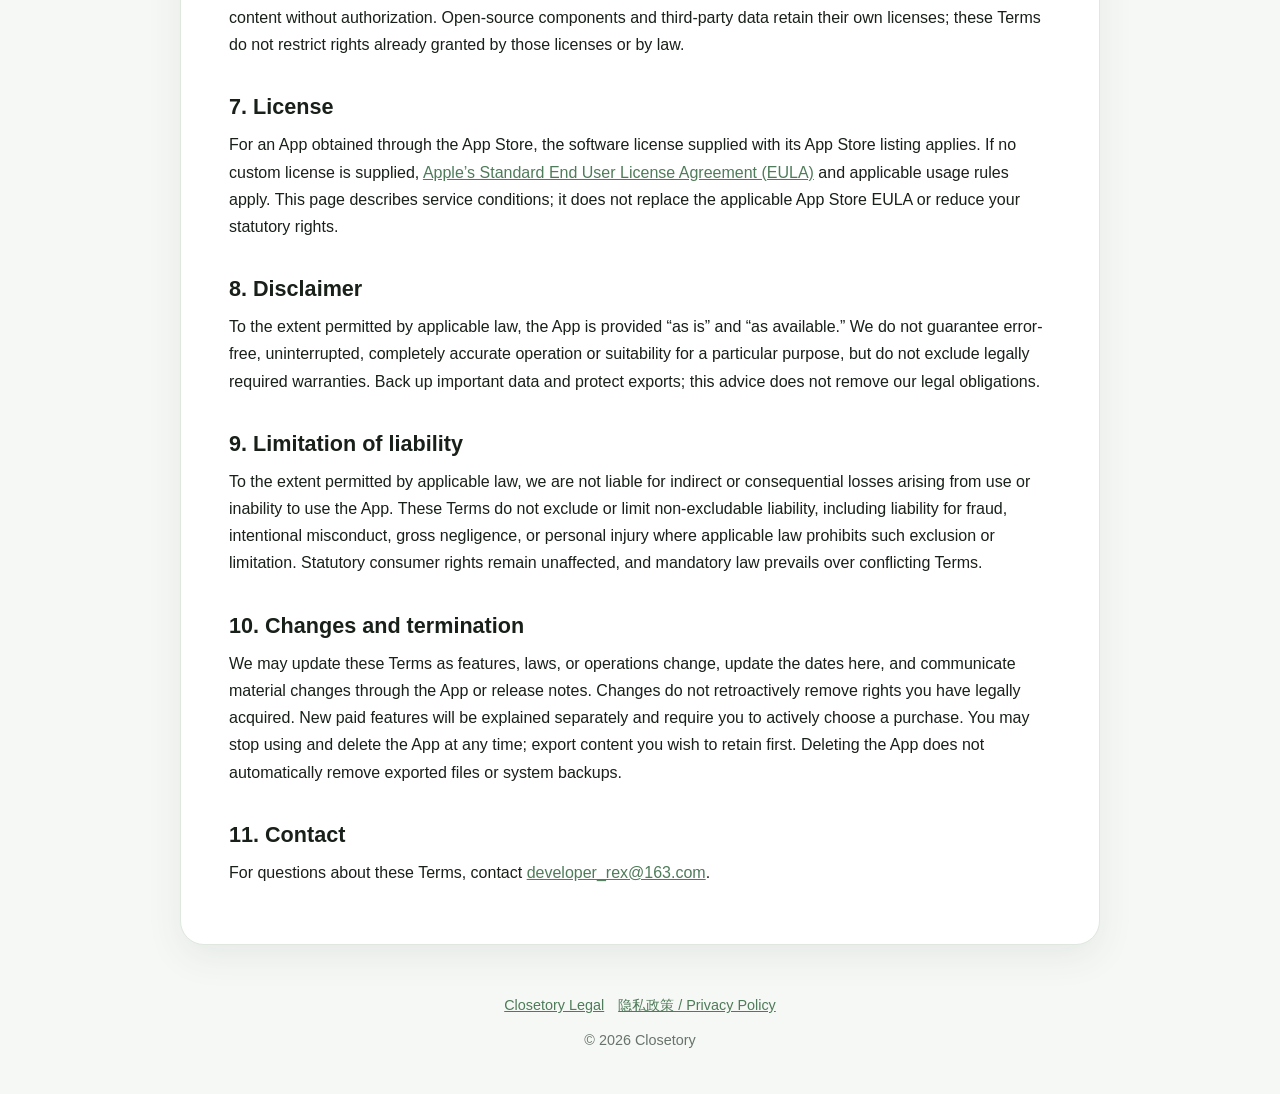
<file: closetory/terms-of-use.html>
<!doctype html>
<html lang="zh-Hans">
<head>
  <meta charset="utf-8">
  <meta name="viewport" content="width=device-width, initial-scale=1">
  <meta name="description" content="Closetory 用户条款与 Terms of Use.">
  <title>Closetory · 用户条款 / Terms of Use</title>
  <link rel="stylesheet" href="styles.css">
</head>
<body>
  <header class="site-header">
    <div class="header-inner">
      <p class="brand">Closetory</p>
      <p class="tagline">Know what you own. Know what to wear.</p>
    </div>
  </header>

  <main class="page">
    <article class="card">
      <div class="language-nav">
        <a href="#zh">简体中文</a>
        <a href="#en">English</a>
        <a href="privacy-policy.html">隐私政策 / Privacy Policy</a>
      </div>

      <section id="zh" lang="zh-Hans">
        <p class="eyebrow">Terms</p>
        <h1>用户条款</h1>
        <p class="meta">生效日期：2026 年 10 月 7 日　·　最后更新：2026 年 10 月 7 日</p>

        <p>欢迎使用个人开发者 Shurui Chen（陈树锐，以下简称“我们”）提供的 Closetory iOS App（以下简称“本 App”）。本条款说明服务的使用条件。请在使用前阅读；如果你不同意，请停止使用。本 App 的信息处理另见<a href="privacy-policy.html">隐私政策</a>，该政策是隐私说明，不以接受本条款代替法律要求的个人信息处理同意。</p>

        <h2>1. 服务说明</h2>
        <p>Closetory 用于记录衣物、整理个人衣橱、创建搭配、记录穿搭，并提供可选的天气信息和搭配推荐。核心数据保存在设备本地，无需账号。首版免费提供，不包含 App 内购买、订阅或 Pro 解锁，也不启用 CloudKit 自动同步；系统备份与 App 自动同步的区别见隐私政策。</p>
        <h3>首版容量限制</h3>
        <p>当前版本的新增上限为 40 件单品和 20 套搭配。达到相应上限后暂停新增，但仍可查看、编辑和删除已有记录；删除至低于上限后可以继续新增。备份导入不受新增上限限制，可能使总数超过上限，此时已有记录不会因此被自动删除，但新增仍受限制。</p>
        <p>关于后续解锁更多容量的提示不代表当前存在付费购买渠道，也不承诺未来功能、定价或上线日期。如果未来推出付费或同步功能，会另行说明适用条件；当前使用本 App 不会自动产生未来订阅或扣款。</p>

        <h2>2. 使用资格与责任</h2>
        <p>你应当按照适用法律使用本 App，并对你输入、保存、导出和分享的内容负责。未成年人应在监护人的指导下使用。你不得利用本 App 从事违法、侵害他人权益、欺诈、骚扰、传播恶意软件或破坏设备与服务安全的活动。</p>

        <h2>3. 你的内容</h2>
        <p>你保留对自己添加到本 App 的照片、文字和其他内容的权利。你确认自己拥有使用和分享这些内容所需的权利，并授权本 App 在设备上处理、保存和展示这些内容，以便提供衣橱、搭配、日记和备份功能。</p>
        <p>上述处理不转移你的内容权利，也不授予我们将你的内容用于广告或云端 AI 训练的权利。我们无法远程恢复已删除的本地记录，请在重要操作前自行备份。</p>
        <p>本 App 不会替你判断照片、备注或搭配内容是否适合公开分享。通过系统分享或导出功能发送文件时，你应自行确认接收方和分享范围。</p>
        <p>导出文件可能包含照片及个人记录，当前不额外加密或设置密码。导入采用合并方式，已有本地记录优先，重复记录可能被跳过；它不是覆盖式恢复，也不保证导入后与导出时完全一致。请妥善保管备份，并在导入后检查内容。</p>

        <h2>4. 天气和推荐信息</h2>
        <p>天气数据来自 Apple Weather（通过 WeatherKit），可能存在延迟、缺失、不准确或不可用的情况。智能推荐在设备上使用规则匹配和排序你已保存的搭配，结合衣物、场合、风格、穿着记录和可用天气，不是云端生成式 AI，也不会自动创造全新的搭配。推荐可能为空，不保证每次都有合适结果。</p>
        <p>天气与搭配建议仅供日常参考，不构成医疗、安全、交通、户外作业或其他专业建议。请勿仅依赖本 App 作出安全关键决定，使用天气数据及据此作出决定的风险由你自行判断。天气来源为 Apple Weather；<a href="https://developer.apple.com/weatherkit/data-source-attribution/" rel="noopener noreferrer">数据来源与法律信息</a>由 Apple 提供。Apple Weather 及其标识属于 Apple Inc. 的商标。本 App 会将天气数值格式化为便于阅读的显示值；穿衣建议由 Closetory 的规则产生，不代表 Apple 的建议或认可。</p>

        <h2>5. 第三方服务</h2>
        <p>天气请求涉及的位置和网络信息处理见<a href="privacy-policy.html">隐私政策</a>。Apple Weather、Apple 系统服务以及你选择的分享接收方适用各自的服务条件。网络故障、服务维护、签名授权问题或请求额度限制可能导致天气不可用；App 不会为此向其他天气服务发送坐标，核心本地衣橱功能不依赖天气服务。</p>
        <p>第三方服务适用自身条款，不免除我们就本 App 数据处理依法应承担的义务。你可以不使用天气、分享或导出功能，仍可使用核心本地衣橱功能；阅读本条款不会自动授予位置权限，也不代替依法需要的第三方信息共享同意。</p>

        <h2>6. 知识产权</h2>
        <p>本 App 的软件、界面、品牌、文字、图形和相关内容（不包括你提供的内容）属于我们或相应权利人，并受适用法律保护。你应遵守适用的许可，不得未经授权利用这些内容。开源组件和第三方数据适用各自许可；本条款不限制这些许可或法律已经授予你的权利。</p>

        <h2>7. 许可</h2>
        <p>通过 App Store 获取的 App，其软件使用许可适用 App Store 中随本 App 提供的许可协议；若未提供自定义协议，则适用<a href="https://www.apple.com/legal/internet-services/itunes/dev/stdeula/" rel="noopener noreferrer">Apple 标准最终用户许可协议（EULA）</a>及相关使用规则。本页面说明服务使用条件，不用于替换 App Store 中适用的 EULA，亦不缩减适用法律赋予你的权利。</p>

        <h2>8. 免责声明</h2>
        <p>在适用法律允许的范围内，本 App 按“现状”和“可用”提供。我们不保证始终无错误、不中断、完全准确或适用于你的特定目的，但不排除法律要求的保证。请备份重要数据并妥善保管导出文件；本提醒不免除我们依法应承担的义务。</p>

        <h2>9. 责任限制</h2>
        <p>在适用法律允许的范围内，我们不承担因使用或无法使用本 App 而产生的间接或后果性损失。本条款不排除或限制依法不得排除或限制的责任，包括在适用法律规定下因欺诈、故意或重大过失、人身损害产生的责任，也不影响消费者的法定权利。强制性法律与本条款不一致时，以强制性法律为准。</p>

        <h2>10. 条款变更与终止</h2>
        <p>我们可能因功能、法律或运营变化更新本条款，在本页面标注日期，并对重要变化通过 App 内提示或更新说明告知。变化不追溯剥夺你已经依法取得的权利；新增付费功能另行说明，并需要你主动选择购买。你可以随时停止使用并删除 App，停止前建议导出需要保留的内容。删除 App 不会自动删除已导出的文件或系统备份。</p>

        <h2>11. 联系我们</h2>
        <p>如果你对本条款有疑问，请联系：<a href="mailto:developer_rex@163.com">developer_rex@163.com</a>。</p>
      </section>

      <hr>

      <section id="en" lang="en">
        <p class="eyebrow">Terms</p>
        <h1>Terms of Use</h1>
        <p class="meta">Effective date: October 7, 2026　·　Last updated: October 7, 2026</p>

        <p>Welcome to the Closetory iOS app (the “App”), provided by individual developer Shurui Chen (陈树锐, “we”, “us”, or “our”). These Terms describe the conditions for using the service. Please read them before use; if you disagree, stop using the App. Information handling is described separately in our <a href="privacy-policy.html">Privacy Policy</a>. That notice is not a substitute for consent to personal-information processing where the law requires it.</p>

        <h2>1. The service</h2>
        <p>Closetory records clothing, organizes your wardrobe, creates outfits, keeps a wear journal, and offers optional weather information and outfit recommendations. Core data is local and no account is required. The first release is free, with no in-app purchases, subscriptions, or Pro unlock, and no App-level CloudKit automatic sync. The Privacy Policy explains the distinction between system backups and App sync.</p>
        <h3>First-release capacity limits</h3>
        <p>The current creation limits are 40 clothing items and 20 outfits. At a limit, new creation pauses, but you can still view, edit, and delete existing records; creation becomes available once the count is below the limit. Backup imports are not subject to creation limits and may increase the count beyond them. Existing records are not automatically deleted as a result, but new creation remains restricted.</p>
        <p>Messages about future capacity unlocks do not mean a purchase option currently exists or promise future features, pricing, or release dates. Any future paid or sync features will have separately explained conditions. Using the current App does not automatically enroll you in a future subscription or authorize charges.</p>

        <h2>2. Eligibility and responsibility</h2>
        <p>You must use the App in accordance with applicable law and are responsible for content you enter, store, export, or share. Minors should use the App with guidance from a parent or guardian. You may not use it for unlawful activity, infringement, fraud, harassment, malware distribution, or interference with device or service security.</p>

        <h2>3. Your content</h2>
        <p>You retain your rights in photos, text, and other content that you add to the App. You represent that you have the rights needed to use and share that content, and grant the App permission to process, store, and display it on your device to provide wardrobe, outfit, journal, and backup features.</p>
        <p>This processing does not transfer your ownership or grant us rights to use your content for advertising or cloud AI training. We cannot remotely restore deleted local records; back up important content before significant operations.</p>
        <p>The App does not decide whether a photo, note, or outfit is suitable for public sharing. When you use system sharing or export, you are responsible for confirming the recipient and scope of the sharing.</p>
        <p>Exports may contain photos and personal records and currently have no added encryption or password. Imports merge content with existing local records taking priority, and duplicates may be skipped. Import is not an overwrite-style restore and does not guarantee an exact match to the state at export. Protect backups and check imported content.</p>

        <h2>4. Weather and recommendations</h2>
        <p>Weather data comes from Apple Weather through WeatherKit and may be delayed, incomplete, inaccurate, or unavailable. Smart recommendations use on-device rules to match and rank your saved outfits based on clothing, occasion, style, wear history, and available weather. They are not cloud generative AI and do not automatically create entirely new outfits. Recommendations may be empty and suitable results are not guaranteed.</p>
        <p>Weather and outfit advice are for everyday reference, not medical, safety, transportation, outdoor-work, or other professional advice. Do not rely solely on the App for safety-critical decisions; use weather data and make decisions based on it at your own discretion and risk. Weather is provided by Apple Weather; <a href="https://developer.apple.com/weatherkit/data-source-attribution/" rel="noopener noreferrer">data sources and legal information</a> are supplied by Apple. Apple Weather and its marks are trademarks of Apple Inc. The App formats weather values for readability; clothing advice is produced by Closetory’s rules, not advice or endorsement from Apple.</p>

        <h2>5. Third-party services</h2>
        <p>Location and network information involved in weather requests is described in the <a href="privacy-policy.html">Privacy Policy</a>. Apple Weather, Apple system services, and export recipients you choose have their own service conditions. Network failures, maintenance, signing authorization, or request-quota limits may make weather unavailable. The App does not send coordinates to another weather provider as a fallback; core local wardrobe features do not depend on weather.</p>
        <p>Third-party terms do not remove our legal obligations concerning data handling by the App. You may skip weather, sharing, or exports and still use core local wardrobe features. Reading these Terms does not automatically grant location access or replace any consent legally required for sharing information with third parties.</p>

        <h2>6. Intellectual property</h2>
        <p>The App’s software, interface, brand, text, graphics, and related content, excluding your content, belong to us or their respective rights holders and are protected by applicable law. Follow applicable licenses and do not exploit this content without authorization. Open-source components and third-party data retain their own licenses; these Terms do not restrict rights already granted by those licenses or by law.</p>

        <h2>7. License</h2>
        <p>For an App obtained through the App Store, the software license supplied with its App Store listing applies. If no custom license is supplied, <a href="https://www.apple.com/legal/internet-services/itunes/dev/stdeula/" rel="noopener noreferrer">Apple’s Standard End User License Agreement (EULA)</a> and applicable usage rules apply. This page describes service conditions; it does not replace the applicable App Store EULA or reduce your statutory rights.</p>

        <h2>8. Disclaimer</h2>
        <p>To the extent permitted by applicable law, the App is provided “as is” and “as available.” We do not guarantee error-free, uninterrupted, completely accurate operation or suitability for a particular purpose, but do not exclude legally required warranties. Back up important data and protect exports; this advice does not remove our legal obligations.</p>

        <h2>9. Limitation of liability</h2>
        <p>To the extent permitted by applicable law, we are not liable for indirect or consequential losses arising from use or inability to use the App. These Terms do not exclude or limit non-excludable liability, including liability for fraud, intentional misconduct, gross negligence, or personal injury where applicable law prohibits such exclusion or limitation. Statutory consumer rights remain unaffected, and mandatory law prevails over conflicting Terms.</p>

        <h2>10. Changes and termination</h2>
        <p>We may update these Terms as features, laws, or operations change, update the dates here, and communicate material changes through the App or release notes. Changes do not retroactively remove rights you have legally acquired. New paid features will be explained separately and require you to actively choose a purchase. You may stop using and delete the App at any time; export content you wish to retain first. Deleting the App does not automatically remove exported files or system backups.</p>

        <h2>11. Contact</h2>
        <p>For questions about these Terms, contact <a href="mailto:developer_rex@163.com">developer_rex@163.com</a>.</p>
      </section>
    </article>
  </main>

  <footer class="site-footer">
    <div class="footer-links">
      <a href="index.html">Closetory Legal</a>
      <a href="privacy-policy.html">隐私政策 / Privacy Policy</a>
    </div>
    <div>© 2026 Closetory</div>
  </footer>
</body>
</html>
</file>
<file: closetory/styles.css>
:root {
  color-scheme: light;
  --background: #f6f8f5;
  --surface: #ffffff;
  --text: #182019;
  --muted: #68736b;
  --accent: #4e7b59;
  --accent-soft: #e7f0e8;
  --border: #dfe7df;
  --shadow: 0 12px 36px rgba(39, 62, 45, 0.08);
}

* { box-sizing: border-box; }

html { scroll-behavior: smooth; }

body {
  margin: 0;
  background: var(--background);
  color: var(--text);
  font-family: -apple-system, BlinkMacSystemFont, "SF Pro Text", "Helvetica Neue", Arial, sans-serif;
  line-height: 1.7;
}

a {
  color: var(--accent);
  overflow-wrap: anywhere;
}

a:focus-visible {
  outline: 2px solid var(--accent);
  outline-offset: 3px;
}

.site-header {
  padding: 48px 24px 28px;
  background: linear-gradient(135deg, #edf5ee 0%, #f8faf8 100%);
  border-bottom: 1px solid var(--border);
}

.header-inner,
.page {
  width: min(920px, calc(100% - 40px));
  margin: 0 auto;
}

.brand {
  margin: 0;
  color: var(--accent);
  font-size: clamp(2rem, 5vw, 3rem);
  letter-spacing: -0.04em;
}

.tagline {
  margin: 8px 0 0;
  color: var(--muted);
  font-size: 1.02rem;
}

.page {
  margin-top: 28px;
  margin-bottom: 48px;
}

.card {
  padding: clamp(24px, 5vw, 48px);
  background: var(--surface);
  border: 1px solid var(--border);
  border-radius: 24px;
  box-shadow: var(--shadow);
}

.eyebrow {
  margin: 0 0 6px;
  color: var(--accent);
  font-size: 0.82rem;
  font-weight: 700;
  letter-spacing: 0.08em;
  text-transform: uppercase;
}

h1 {
  margin: 0 0 8px;
  font-size: clamp(1.9rem, 5vw, 2.7rem);
  line-height: 1.2;
  letter-spacing: -0.03em;
}

h2 {
  margin: 34px 0 10px;
  color: var(--text);
  font-size: 1.35rem;
  line-height: 1.35;
}

h3 {
  margin: 24px 0 8px;
  font-size: 1.05rem;
}

p, ul, ol { margin: 10px 0; }

li { margin: 6px 0; }

.meta {
  margin: 0 0 28px;
  color: var(--muted);
  font-size: 0.95rem;
}

.notice {
  margin: 22px 0;
  padding: 16px 18px;
  background: var(--accent-soft);
  border-left: 4px solid var(--accent);
  border-radius: 10px;
}

.language-nav {
  display: flex;
  flex-wrap: wrap;
  gap: 10px;
  margin: 0 0 26px;
}

.language-nav a {
  padding: 7px 12px;
  background: var(--accent-soft);
  border-radius: 999px;
  text-decoration: none;
  font-size: 0.92rem;
  font-weight: 600;
}

hr {
  margin: 42px 0;
  border: 0;
  border-top: 1px solid var(--border);
}

.site-footer {
  width: min(920px, calc(100% - 40px));
  margin: 0 auto;
  padding: 0 0 42px;
  color: var(--muted);
  font-size: 0.9rem;
  text-align: center;
}

.footer-links {
  display: flex;
  justify-content: center;
  flex-wrap: wrap;
  gap: 14px;
  margin-bottom: 10px;
}

@media (max-width: 600px) {
  .site-header { padding-top: 32px; }
  .header-inner, .page, .site-footer { width: min(100% - 28px, 920px); }
  .card { border-radius: 18px; }
}

@media (prefers-reduced-motion: reduce) {
  html { scroll-behavior: auto; }
}
</file>
